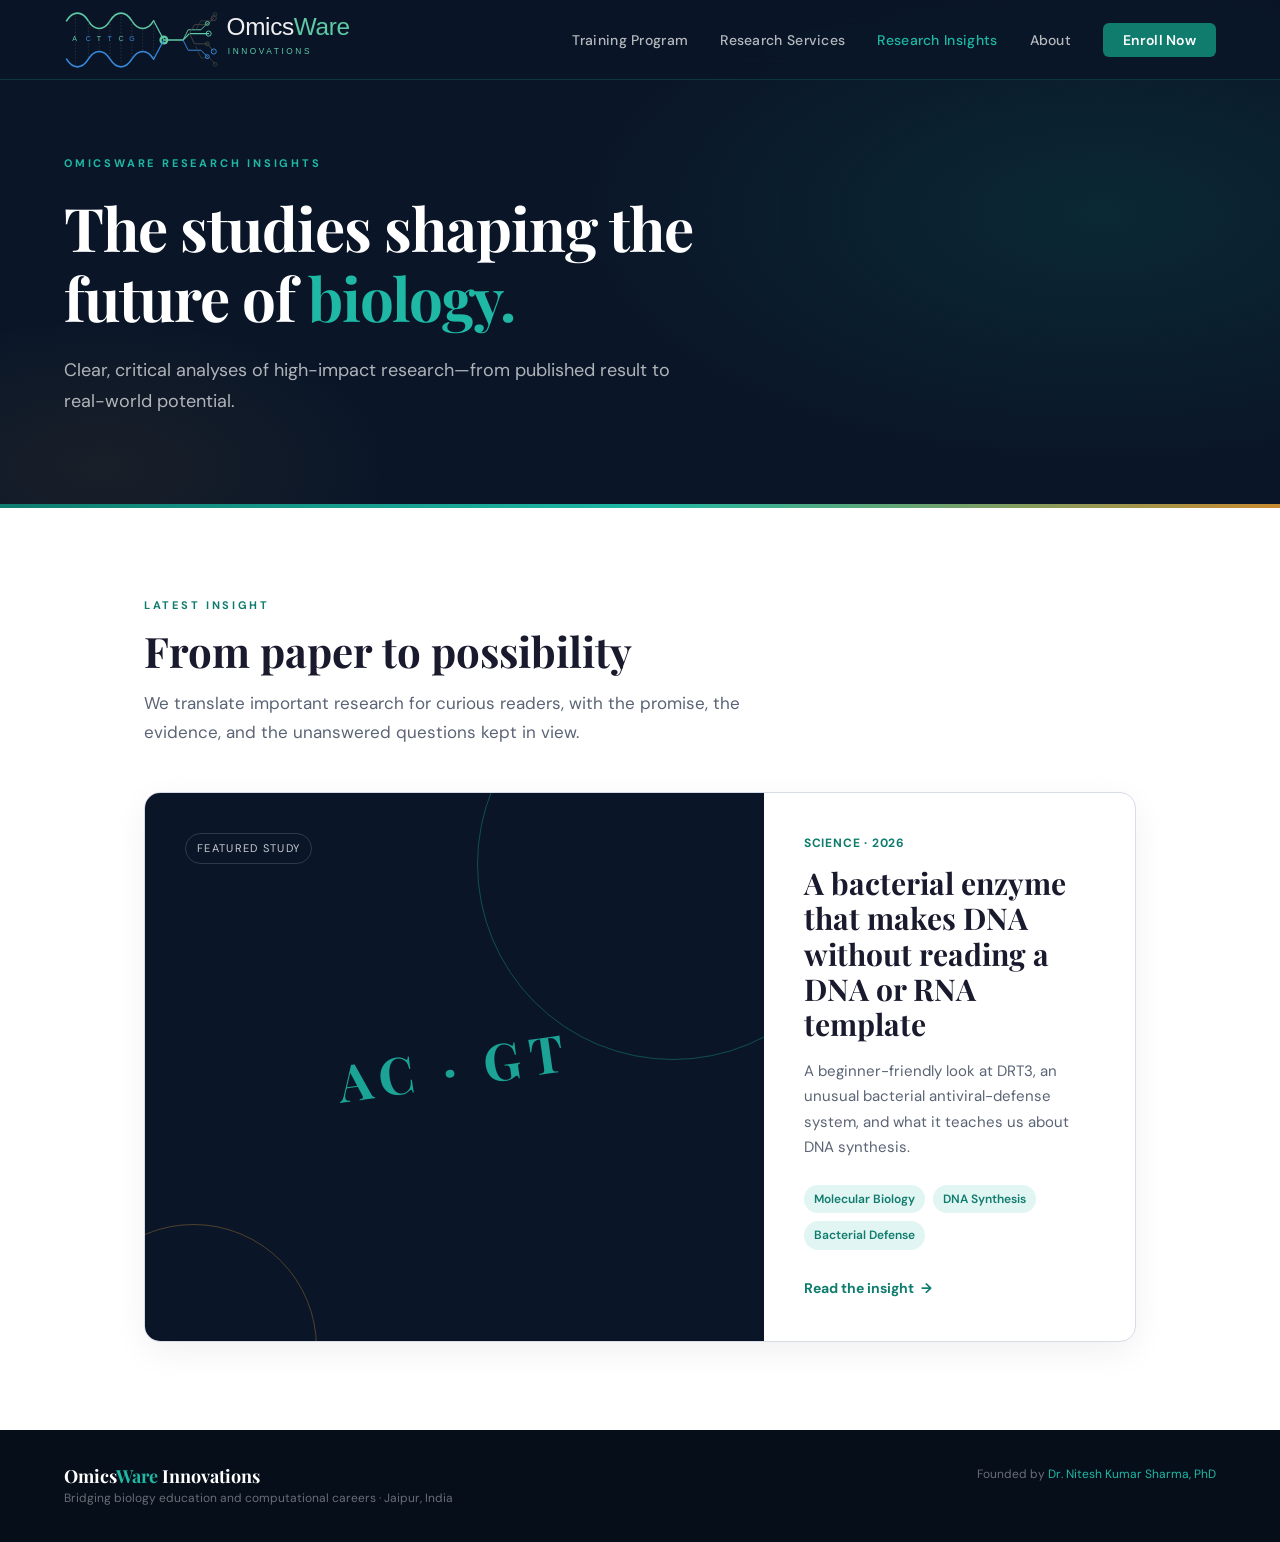
<file: insights.html>
<!DOCTYPE html>
<html lang="en">
<head>
  <meta charset="UTF-8">
  <meta name="viewport" content="width=device-width, initial-scale=1.0">
  <meta name="description" content="Clear, critical analyses of high-impact research—from published result to real-world potential.">
  <title>Research Insights — OmicsWare Innovations</title>
  <link rel="icon" type="image/svg+xml" href="omicsware_logo_dna_circuit_2.svg">
  <link rel="preconnect" href="https://fonts.googleapis.com">
  <link rel="preconnect" href="https://fonts.gstatic.com" crossorigin>
  <link href="https://fonts.googleapis.com/css2?family=DM+Sans:ital,wght@0,400;0,500;0,600;0,700;1,400&family=Playfair+Display:wght@700;900&display=swap" rel="stylesheet">
  <link rel="stylesheet" href="research-insights.css">
</head>
<body>
<nav>
  <a href="index.html" class="nav-logo" aria-label="OmicsWare Innovations home"><img src="omicsware_logo_dna_circuit_2.svg" alt="OmicsWare Innovations"></a>
  <button class="hamburger" id="hamburger" aria-label="Toggle menu" aria-expanded="false"><span></span><span></span><span></span></button>
  <ul class="nav-links" id="nav-links">
    <li><a href="index.html#program">Training Program</a></li><li><a href="services.html">Research Services</a></li><li><a href="insights.html" class="active">Research Insights</a></li><li><a href="index.html#about">About</a></li><li><a href="index.html#contact" class="nav-cta">Enroll Now</a></li>
  </ul>
</nav>
<header class="hero"><div class="hero-inner"><div class="eyebrow">OmicsWare Research Insights</div><h1>The studies shaping the future of <em>biology.</em></h1><p>Clear, critical analyses of high-impact research—from published result to real-world potential.</p></div><div class="stripe"></div></header>
<main class="content">
  <div class="intro"><div class="section-label">Latest insight</div><h2 class="section-title">From paper to possibility</h2><p class="section-sub">We translate important research for curious readers, with the promise, the evidence, and the unanswered questions kept in view.</p></div>
  <article class="article-card">
    <div class="article-art" aria-hidden="true"><span>Featured study</span><div class="dna">AC · GT</div></div>
    <div class="article-body"><div class="article-meta">Science · 2026</div><h2>A bacterial enzyme that makes DNA without reading a DNA or RNA template</h2><p>A beginner-friendly look at DRT3, an unusual bacterial antiviral-defense system, and what it teaches us about DNA synthesis.</p><div class="tags"><span class="tag">Molecular Biology</span><span class="tag">DNA Synthesis</span><span class="tag">Bacterial Defense</span></div><a class="read-more" href="protein-templated-dna.html">Read the insight <span aria-hidden="true">→</span></a></div>
  </article>
</main>
<footer><div><div class="footer-brand">Omics<span>Ware</span> Innovations</div><div>Bridging biology education and computational careers · Jaipur, India</div></div><div class="footer-right">Founded by <a href="mailto:info@omicsware.net">Dr. Nitesh Kumar Sharma, PhD</a></div></footer>
<script>const b=document.getElementById('hamburger'),n=document.getElementById('nav-links');b.addEventListener('click',()=>{const o=n.classList.toggle('open');b.setAttribute('aria-expanded',o)});</script>
</body></html>
</file>
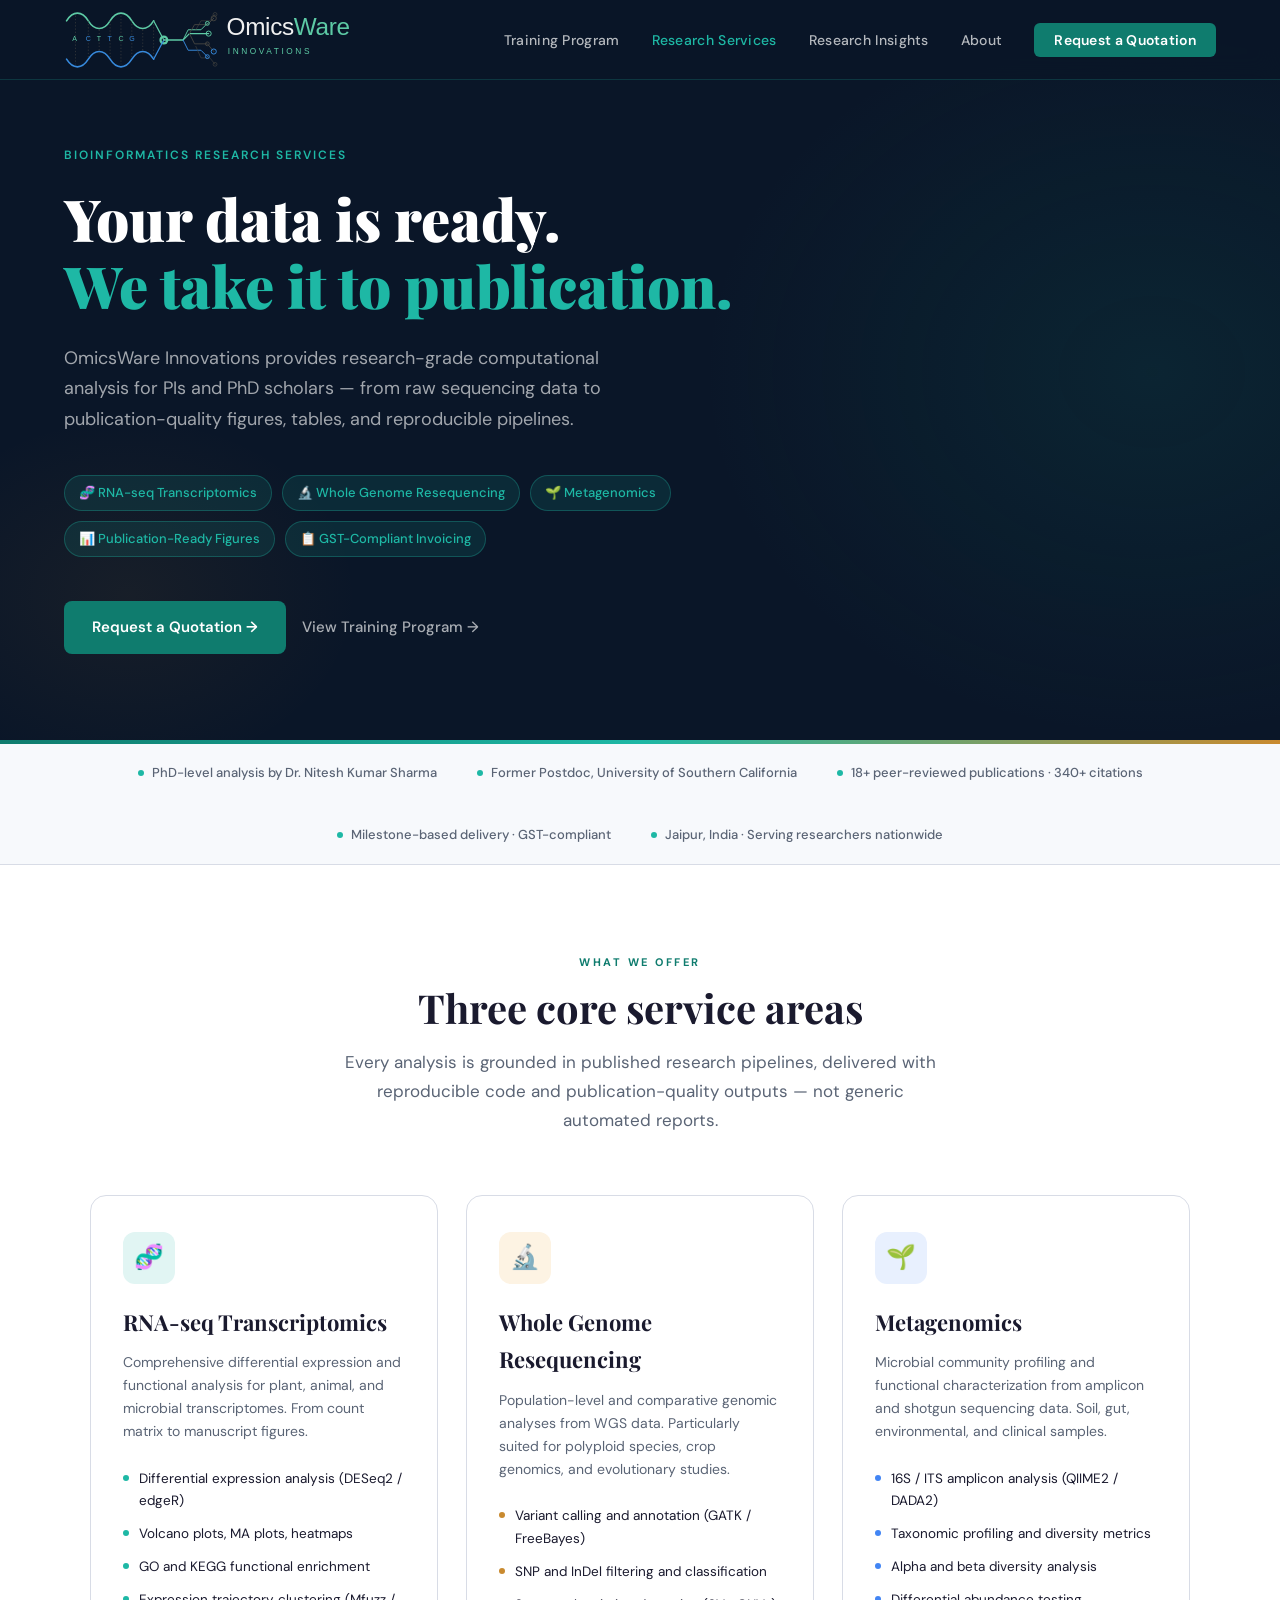
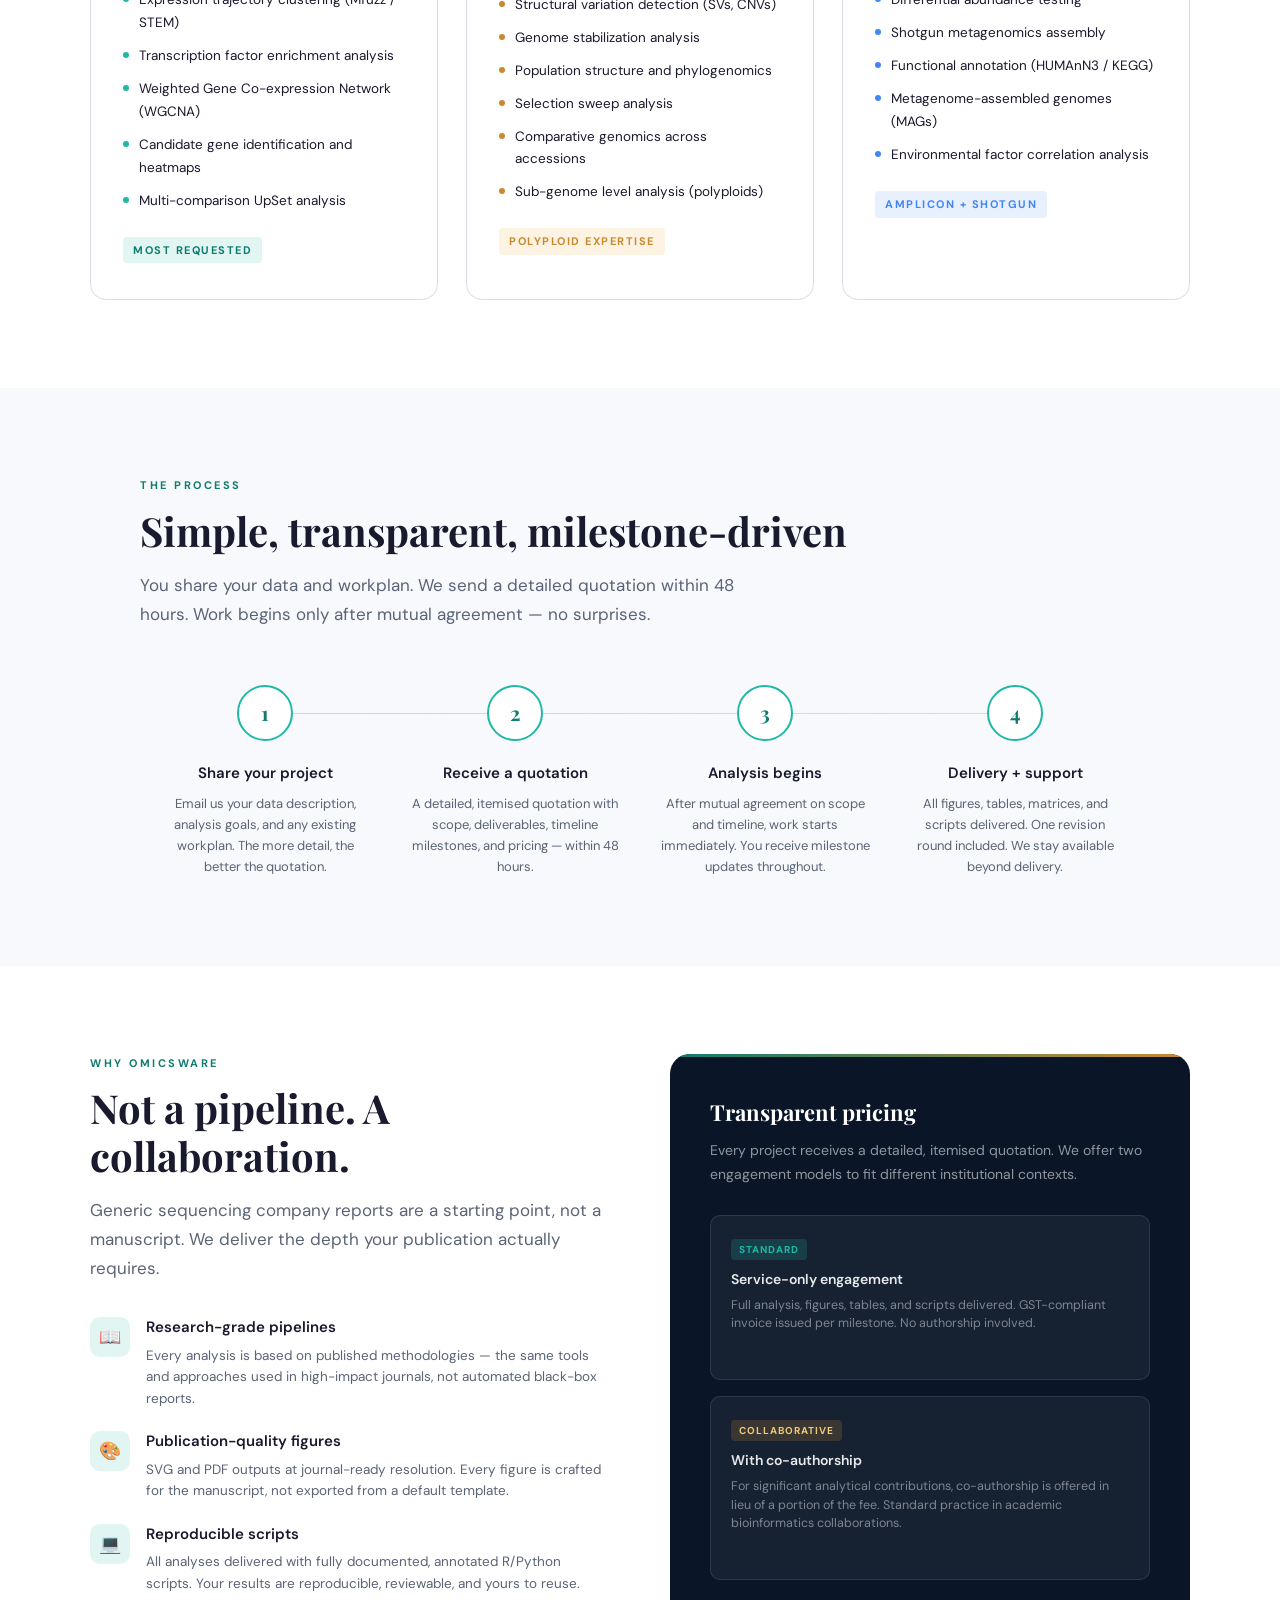
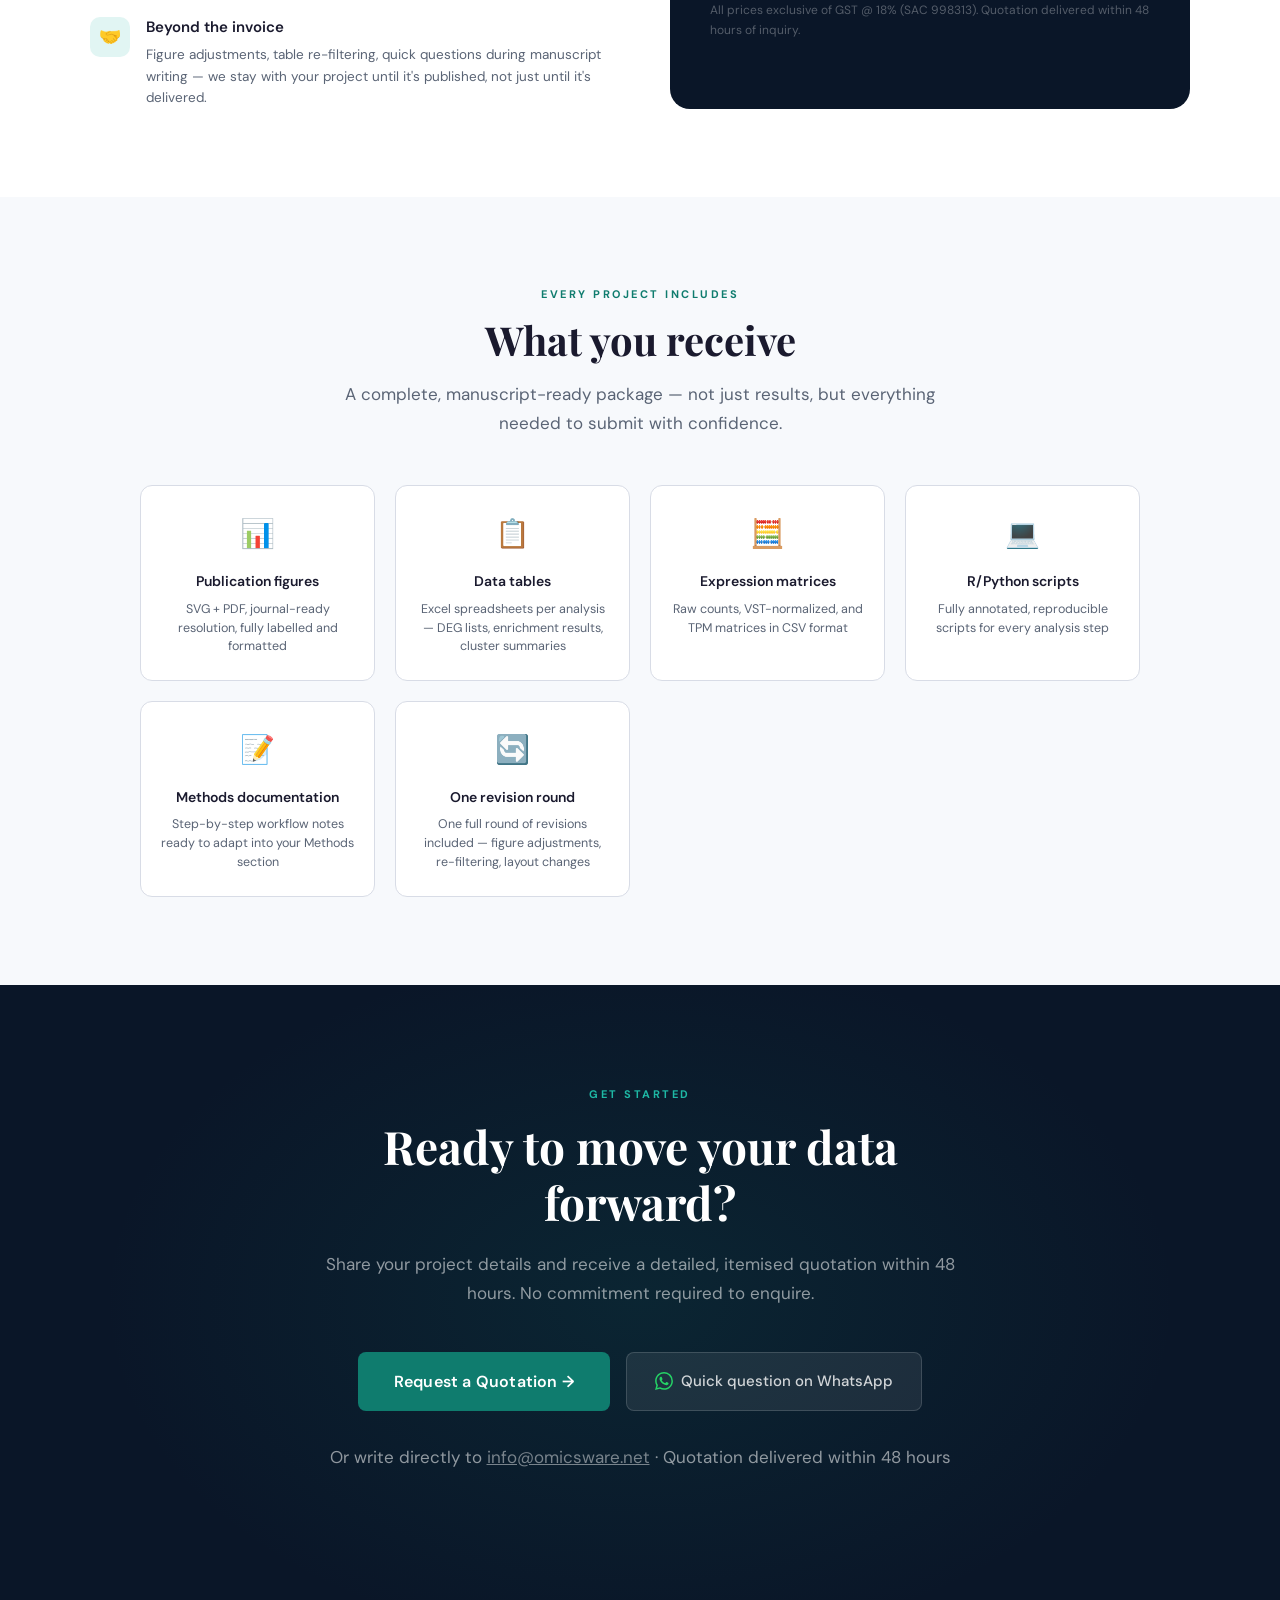
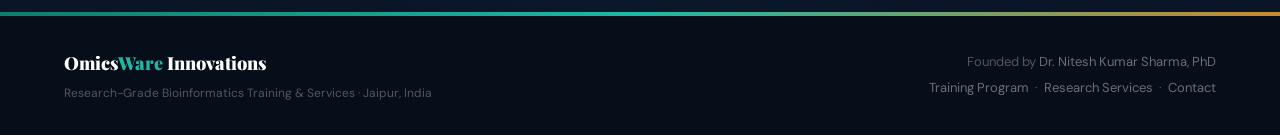
<file: services.html>
<!DOCTYPE html>
<html lang="en">
<head>
<meta charset="UTF-8">
<meta name="viewport" content="width=device-width, initial-scale=1.0">
<title>Research Services — OmicsWare Innovations</title>
<link rel="icon" type="image/svg+xml" href="omicsware_logo_dna_circuit_2.svg">
<link href="https://fonts.googleapis.com/css2?family=Playfair+Display:wght@400;700;900&family=DM+Sans:ital,wght@0,300;0,400;0,500;0,600;1,400&display=swap" rel="stylesheet">
<style>
  :root {
    --teal: #0f7c6e;
    --teal-light: #1eb8a5;
    --teal-pale: #e1f5f3;
    --deep: #0a1628;
    --gold: #c98a2f;
    --gold-light: #f0c97a;
    --cream: #fdf8f0;
    --ink: #1a1a2e;
    --muted: #5a6475;
    --border: #d8dce6;
    --white: #ffffff;
    --light-bg: #f7f9fc;
  }

  * { margin: 0; padding: 0; box-sizing: border-box; }
  html { scroll-behavior: smooth; }
  body { font-family: 'DM Sans', sans-serif; background: var(--white); color: var(--ink); line-height: 1.7; }

  /* ── NAV ── */
  nav {
    position: fixed; top: 0; left: 0; right: 0; z-index: 100;
    background: rgba(10,22,40,0.96); backdrop-filter: blur(12px);
    padding: 0 5%; display: flex; align-items: center;
    justify-content: space-between; height: 80px;
    border-bottom: 1px solid rgba(30,184,165,0.2);
  }
  .nav-logo img { height: 64px; width: auto; display: block; transition: opacity 0.2s; }
  .nav-logo:hover img { opacity: 0.8; }
  .nav-links { display: flex; gap: 32px; list-style: none; }
  .nav-links a { color: rgba(255,255,255,0.7); text-decoration: none; font-size: 14px; font-weight: 500; letter-spacing: 0.3px; transition: color 0.2s; }
  .nav-links a:hover { color: var(--teal-light); }
  .nav-links a.active { color: var(--teal-light); }
  .nav-cta { background: var(--teal); color: var(--white) !important; padding: 8px 20px; border-radius: 6px; font-weight: 600 !important; }
  .nav-cta:hover { background: var(--teal-light) !important; }

  /* hamburger */
  .hamburger { display: none; flex-direction: column; justify-content: center; gap: 5px; cursor: pointer; padding: 6px; background: none; border: none; }
  .hamburger span { display: block; width: 24px; height: 2px; background: rgba(255,255,255,0.8); border-radius: 2px; transition: all 0.3s ease; }
  .hamburger.open span:nth-child(1) { transform: translateY(7px) rotate(45deg); }
  .hamburger.open span:nth-child(2) { opacity: 0; }
  .hamburger.open span:nth-child(3) { transform: translateY(-7px) rotate(-45deg); }
  @media (max-width: 768px) {
    .hamburger { display: flex; }
    .nav-links { display: none; position: fixed; top: 80px; left: 0; right: 0; background: rgba(10,22,40,0.98); flex-direction: column; padding: 24px 5%; gap: 0; border-bottom: 1px solid rgba(30,184,165,0.2); }
    .nav-links.open { display: flex; }
    .nav-links li { border-bottom: 1px solid rgba(255,255,255,0.07); }
    .nav-links a { padding: 14px 0; display: block; font-size: 16px; }
    .nav-cta { margin-top: 12px; text-align: center; border-radius: 6px !important; }
  }

  /* ── HERO ── */
  .hero {
    background: var(--deep); padding: 140px 5% 90px; position: relative; overflow: hidden;
  }
  .hero-bg {
    position: absolute; inset: 0;
    background:
      radial-gradient(ellipse 50% 70% at 90% 50%, rgba(15,124,110,0.14) 0%, transparent 70%),
      radial-gradient(ellipse 30% 40% at 10% 80%, rgba(201,138,47,0.07) 0%, transparent 60%);
  }
  .hero-inner { position: relative; max-width: 760px; }
  .hero-eyebrow { display: inline-block; font-size: 12px; font-weight: 600; letter-spacing: 2px; text-transform: uppercase; color: var(--teal-light); margin-bottom: 20px; }
  .hero h1 { font-family: 'Playfair Display', serif; font-size: clamp(36px, 5vw, 58px); font-weight: 900; color: var(--white); line-height: 1.15; margin-bottom: 24px; }
  .hero h1 em { color: var(--teal-light); font-style: normal; }
  .hero-sub { font-size: 18px; color: rgba(255,255,255,0.62); max-width: 580px; margin-bottom: 40px; line-height: 1.7; }
  .hero-pills { display: flex; flex-wrap: wrap; gap: 10px; margin-bottom: 44px; }
  .hero-pill { background: rgba(30,184,165,0.12); border: 1px solid rgba(30,184,165,0.3); color: var(--teal-light); padding: 6px 14px; border-radius: 20px; font-size: 13px; font-weight: 500; }
  .hero-actions { display: flex; gap: 16px; flex-wrap: wrap; }
  .btn-primary { display: inline-block; background: var(--teal); color: var(--white); text-decoration: none; padding: 14px 28px; border-radius: 8px; font-weight: 600; font-size: 15px; transition: all 0.2s; }
  .btn-primary:hover { background: var(--teal-light); transform: translateY(-1px); }
  .btn-ghost { display: inline-flex; align-items: center; gap: 8px; color: rgba(255,255,255,0.65); text-decoration: none; font-weight: 500; font-size: 15px; padding: 14px 0; transition: color 0.2s; }
  .btn-ghost:hover { color: var(--white); }
  .hero-stripe { position: absolute; bottom: 0; left: 0; right: 0; height: 4px; background: linear-gradient(90deg, var(--teal) 0%, var(--teal-light) 50%, var(--gold) 100%); }

  /* ── TRUST BAR ── */
  .trust-bar { background: var(--light-bg); border-bottom: 1px solid var(--border); padding: 18px 5%; display: flex; align-items: center; justify-content: center; gap: 40px; flex-wrap: wrap; }
  .trust-item { display: flex; align-items: center; gap: 8px; font-size: 13px; color: var(--muted); font-weight: 500; }
  .trust-item span.dot { width: 6px; height: 6px; border-radius: 50%; background: var(--teal-light); display: inline-block; }

  /* ── SECTION COMMONS ── */
  .section-label { font-size: 11px; font-weight: 700; letter-spacing: 2.5px; text-transform: uppercase; color: var(--teal); margin-bottom: 12px; }
  .section-title { font-family: 'Playfair Display', serif; font-size: clamp(28px, 3.5vw, 40px); font-weight: 700; color: var(--ink); line-height: 1.2; margin-bottom: 16px; }
  .section-sub { font-size: 17px; color: var(--muted); max-width: 600px; line-height: 1.7; }

  /* ── SERVICES ── */
  .services { padding: 88px 5%; background: var(--white); }
  .services-header { text-align: center; margin-bottom: 60px; }
  .services-header .section-sub { margin: 0 auto; }
  .services-grid { display: grid; grid-template-columns: repeat(auto-fit, minmax(300px, 1fr)); gap: 28px; max-width: 1100px; margin: 0 auto; }

  .service-card {
    background: var(--white); border: 1px solid var(--border); border-radius: 16px;
    padding: 36px 32px; transition: all 0.25s; position: relative; overflow: hidden;
  }
  .service-card::before {
    content: ''; position: absolute; top: 0; left: 0; right: 0; height: 4px;
    background: linear-gradient(90deg, var(--teal), var(--teal-light));
    opacity: 0; transition: opacity 0.25s;
  }
  .service-card:hover { border-color: var(--teal-light); box-shadow: 0 8px 32px rgba(15,124,110,0.10); transform: translateY(-3px); }
  .service-card:hover::before { opacity: 1; }
  .service-card.gold-card::before { background: linear-gradient(90deg, var(--gold), var(--gold-light)); }
  .service-card.gold-card:hover { border-color: var(--gold); box-shadow: 0 8px 32px rgba(201,138,47,0.10); }

  .service-icon { width: 52px; height: 52px; border-radius: 12px; display: flex; align-items: center; justify-content: center; font-size: 24px; margin-bottom: 20px; background: var(--teal-pale); }
  .service-icon.gold-icon { background: #fdf3e3; }
  .service-icon.blue-icon { background: #e8f0fe; }
  .service-card h3 { font-family: 'Playfair Display', serif; font-size: 22px; font-weight: 700; color: var(--ink); margin-bottom: 10px; }
  .service-card .service-desc { font-size: 14px; color: var(--muted); margin-bottom: 24px; line-height: 1.65; }
  .service-features { list-style: none; display: flex; flex-direction: column; gap: 10px; }
  .service-features li { display: flex; align-items: flex-start; gap: 10px; font-size: 13.5px; color: var(--ink); }
  .service-features li::before { content: ''; width: 6px; height: 6px; border-radius: 50%; background: var(--teal-light); margin-top: 7px; flex-shrink: 0; }
  .service-card.gold-card .service-features li::before { background: var(--gold); }
  .service-card.blue-card .service-features li::before { background: #4285f4; }
  .service-tag { display: inline-block; margin-top: 24px; font-size: 11px; font-weight: 700; letter-spacing: 1.5px; text-transform: uppercase; color: var(--teal); background: var(--teal-pale); padding: 4px 10px; border-radius: 4px; }
  .service-tag.gold-tag { color: var(--gold); background: #fdf3e3; }
  .service-tag.blue-tag { color: #4285f4; background: #e8f0fe; }

  /* ── HOW WE WORK ── */
  .process { padding: 88px 5%; background: var(--light-bg); }
  .process-inner { max-width: 1000px; margin: 0 auto; }
  .process-header { margin-bottom: 56px; }
  .process-steps { display: grid; grid-template-columns: repeat(auto-fit, minmax(200px, 1fr)); gap: 0; position: relative; }
  .process-steps::before { content: ''; position: absolute; top: 28px; left: 12%; right: 12%; height: 1px; background: linear-gradient(90deg, var(--teal-light), var(--gold)); opacity: 0.3; z-index: 0; }
  .process-step { text-align: center; padding: 0 20px; position: relative; z-index: 1; }
  .step-num { width: 56px; height: 56px; border-radius: 50%; background: var(--white); border: 2px solid var(--teal-light); display: flex; align-items: center; justify-content: center; margin: 0 auto 20px; font-family: 'Playfair Display', serif; font-size: 20px; font-weight: 700; color: var(--teal); }
  .process-step h4 { font-weight: 600; font-size: 15px; color: var(--ink); margin-bottom: 8px; }
  .process-step p { font-size: 13px; color: var(--muted); line-height: 1.6; }

  /* ── WHY OMICSWARE ── */
  .why { padding: 88px 5%; background: var(--white); }
  .why-inner { max-width: 1100px; margin: 0 auto; display: grid; grid-template-columns: 1fr 1fr; gap: 60px; align-items: center; }
  .why-left .section-sub { margin-bottom: 32px; }
  .why-points { display: flex; flex-direction: column; gap: 20px; }
  .why-point { display: flex; align-items: flex-start; gap: 16px; }
  .why-point-icon { width: 40px; height: 40px; border-radius: 10px; background: var(--teal-pale); display: flex; align-items: center; justify-content: center; font-size: 18px; flex-shrink: 0; margin-top: 2px; }
  .why-point-text h4 { font-weight: 600; font-size: 15px; color: var(--ink); margin-bottom: 4px; }
  .why-point-text p { font-size: 13.5px; color: var(--muted); line-height: 1.6; }
  .why-right { background: var(--deep); border-radius: 20px; padding: 40px; position: relative; overflow: hidden; }
  .why-right::before { content: ''; position: absolute; top: 0; left: 0; right: 0; height: 3px; background: linear-gradient(90deg, var(--teal), var(--gold)); }
  .why-right h3 { font-family: 'Playfair Display', serif; font-size: 22px; color: var(--white); margin-bottom: 8px; }
  .why-right p { font-size: 14px; color: rgba(255,255,255,0.55); margin-bottom: 28px; line-height: 1.7; }
  .pricing-options { display: flex; flex-direction: column; gap: 16px; }
  .pricing-opt { background: rgba(255,255,255,0.05); border: 1px solid rgba(255,255,255,0.1); border-radius: 10px; padding: 18px 20px; }
  .pricing-opt h4 { font-size: 14px; font-weight: 600; color: rgba(255,255,255,0.9); margin-bottom: 4px; }
  .pricing-opt p { font-size: 12.5px; color: rgba(255,255,255,0.45); line-height: 1.5; }
  .pricing-opt .opt-badge { display: inline-block; font-size: 10px; font-weight: 700; letter-spacing: 1px; text-transform: uppercase; padding: 2px 8px; border-radius: 4px; margin-bottom: 8px; }
  .badge-teal { background: rgba(30,184,165,0.2); color: var(--teal-light); }
  .badge-gold { background: rgba(201,138,47,0.2); color: var(--gold-light); }

  @media (max-width: 768px) { .why-inner { grid-template-columns: 1fr; } }

  /* ── DELIVERABLES ── */
  .deliverables { padding: 88px 5%; background: var(--light-bg); }
  .deliverables-inner { max-width: 1000px; margin: 0 auto; }
  .deliverables-header { text-align: center; margin-bottom: 48px; }
  .deliverables-header .section-sub { margin: 0 auto; }
  .del-grid { display: grid; grid-template-columns: repeat(auto-fit, minmax(200px, 1fr)); gap: 20px; }
  .del-item { background: var(--white); border: 1px solid var(--border); border-radius: 12px; padding: 24px 20px; text-align: center; }
  .del-item .del-icon { font-size: 28px; margin-bottom: 12px; }
  .del-item h4 { font-size: 14px; font-weight: 600; color: var(--ink); margin-bottom: 6px; }
  .del-item p { font-size: 12.5px; color: var(--muted); line-height: 1.5; }

  /* ── CTA ── */
  .cta-section { padding: 100px 5%; background: var(--deep); position: relative; overflow: hidden; text-align: center; }
  .cta-section::before { content: ''; position: absolute; inset: 0; background: radial-gradient(ellipse 60% 80% at 50% 50%, rgba(15,124,110,0.15) 0%, transparent 70%); }
  .cta-inner { position: relative; max-width: 640px; margin: 0 auto; }
  .cta-section .section-label { color: var(--teal-light); margin-bottom: 16px; }
  .cta-section h2 { font-family: 'Playfair Display', serif; font-size: clamp(30px, 4vw, 46px); font-weight: 700; color: var(--white); margin-bottom: 20px; line-height: 1.2; }
  .cta-section p { font-size: 17px; color: rgba(255,255,255,0.55); margin-bottom: 44px; line-height: 1.7; }
  .cta-buttons { display: flex; justify-content: center; gap: 16px; flex-wrap: wrap; margin-bottom: 32px; }
  .btn-cta-primary { display: inline-block; background: var(--teal); color: var(--white); text-decoration: none; padding: 16px 36px; border-radius: 8px; font-weight: 600; font-size: 16px; transition: all 0.2s; letter-spacing: 0.2px; }
  .btn-cta-primary:hover { background: var(--teal-light); transform: translateY(-2px); box-shadow: 0 8px 24px rgba(15,124,110,0.35); }
  .btn-cta-whatsapp { display: inline-flex; align-items: center; gap: 8px; background: rgba(255,255,255,0.08); border: 1px solid rgba(255,255,255,0.15); color: rgba(255,255,255,0.8); text-decoration: none; padding: 16px 28px; border-radius: 8px; font-weight: 500; font-size: 15px; transition: all 0.2s; }
  .btn-cta-whatsapp:hover { background: rgba(255,255,255,0.14); color: var(--white); }
  .cta-note { font-size: 13px; color: rgba(255,255,255,0.3); }
  .cta-note a { color: rgba(255,255,255,0.45); }
  .cta-stripe { position: absolute; bottom: 0; left: 0; right: 0; height: 4px; background: linear-gradient(90deg, var(--teal), var(--teal-light), var(--gold)); }

  /* ── FOOTER ── */
  footer { background: #060e1a; padding: 32px 5%; display: flex; justify-content: space-between; align-items: center; flex-wrap: wrap; gap: 16px; }
  .footer-brand { font-family: 'Playfair Display', serif; font-size: 18px; font-weight: 900; color: var(--white); }
  .footer-brand span { color: var(--teal-light); }
  .footer-tagline { font-size: 12px; color: rgba(255,255,255,0.3); margin-top: 4px; }
  .footer-right { font-size: 13px; color: rgba(255,255,255,0.3); text-align: right; }
  .footer-right a { color: rgba(255,255,255,0.4); text-decoration: none; }
  .footer-right a:hover { color: var(--teal-light); }
  @media (max-width: 600px) { footer { flex-direction: column; text-align: center; } .footer-right { text-align: center; } }
</style>
</head>
<body>

<!-- ── NAV ── -->
<nav>
  <a href="index.html" class="nav-logo">
    <img src="omicsware_logo_dna_circuit_2.svg" alt="OmicsWare Innovations">
  </a>
  <button class="hamburger" id="hamburger" aria-label="Toggle menu">
    <span></span><span></span><span></span>
  </button>
  <ul class="nav-links" id="nav-links">
    <li><a href="index.html#program">Training Program</a></li>
    <li><a href="services.html" class="active">Research Services</a></li>
    <li><a href="insights.html">Research Insights</a></li>
    <li><a href="index.html#about">About</a></li>
    <li><a href="mailto:info@omicsware.net?subject=Research%20Services%20Inquiry" class="nav-cta">Request a Quotation</a></li>
  </ul>
</nav>

<!-- ── HERO ── -->
<section class="hero">
  <div class="hero-bg"></div>
  <div class="hero-inner">
    <div class="hero-eyebrow">Bioinformatics Research Services</div>
    <h1>Your data is ready.<br><em>We take it to publication.</em></h1>
    <p class="hero-sub">OmicsWare Innovations provides research-grade computational analysis for PIs and PhD scholars — from raw sequencing data to publication-quality figures, tables, and reproducible pipelines.</p>
    <div class="hero-pills">
      <span class="hero-pill">🧬 RNA-seq Transcriptomics</span>
      <span class="hero-pill">🔬 Whole Genome Resequencing</span>
      <span class="hero-pill">🌱 Metagenomics</span>
      <span class="hero-pill">📊 Publication-Ready Figures</span>
      <span class="hero-pill">📋 GST-Compliant Invoicing</span>
    </div>
    <div class="hero-actions">
      <a href="mailto:info@omicsware.net?subject=Research%20Services%20Inquiry&body=Dear%20Dr.%20Sharma%2C%0A%0AI%20would%20like%20to%20request%20a%20quotation%20for%20bioinformatics%20analysis.%0A%0AProject%20description%3A%0AData%20type%3A%0AApproximate%20number%20of%20samples%3A%0ATarget%20journal%2Fdeadline%3A%0A%0AThank%20you" class="btn-primary">Request a Quotation →</a>
      <a href="index.html" class="btn-ghost">View Training Program →</a>
    </div>
  </div>
  <div class="hero-stripe"></div>
</section>

<!-- ── TRUST BAR ── -->
<div class="trust-bar">
  <div class="trust-item"><span class="dot"></span> PhD-level analysis by Dr. Nitesh Kumar Sharma</div>
  <div class="trust-item"><span class="dot"></span> Former Postdoc, University of Southern California</div>
  <div class="trust-item"><span class="dot"></span> 18+ peer-reviewed publications · 340+ citations</div>
  <div class="trust-item"><span class="dot"></span> Milestone-based delivery · GST-compliant</div>
  <div class="trust-item"><span class="dot"></span> Jaipur, India · Serving researchers nationwide</div>
</div>

<!-- ── SERVICES ── -->
<section class="services">
  <div class="services-header">
    <div class="section-label">What we offer</div>
    <h2 class="section-title">Three core service areas</h2>
    <p class="section-sub">Every analysis is grounded in published research pipelines, delivered with reproducible code and publication-quality outputs — not generic automated reports.</p>
  </div>
  <div class="services-grid">

    <!-- RNA-seq -->
    <div class="service-card">
      <div class="service-icon">🧬</div>
      <h3>RNA-seq Transcriptomics</h3>
      <p class="service-desc">Comprehensive differential expression and functional analysis for plant, animal, and microbial transcriptomes. From count matrix to manuscript figures.</p>
      <ul class="service-features">
        <li>Differential expression analysis (DESeq2 / edgeR)</li>
        <li>Volcano plots, MA plots, heatmaps</li>
        <li>GO and KEGG functional enrichment</li>
        <li>Expression trajectory clustering (Mfuzz / STEM)</li>
        <li>Transcription factor enrichment analysis</li>
        <li>Weighted Gene Co-expression Network (WGCNA)</li>
        <li>Candidate gene identification and heatmaps</li>
        <li>Multi-comparison UpSet analysis</li>
      </ul>
      <span class="service-tag">Most requested</span>
    </div>

    <!-- WGS -->
    <div class="service-card gold-card">
      <div class="service-icon gold-icon">🔬</div>
      <h3>Whole Genome Resequencing</h3>
      <p class="service-desc">Population-level and comparative genomic analyses from WGS data. Particularly suited for polyploid species, crop genomics, and evolutionary studies.</p>
      <ul class="service-features">
        <li>Variant calling and annotation (GATK / FreeBayes)</li>
        <li>SNP and InDel filtering and classification</li>
        <li>Structural variation detection (SVs, CNVs)</li>
        <li>Genome stabilization analysis</li>
        <li>Population structure and phylogenomics</li>
        <li>Selection sweep analysis</li>
        <li>Comparative genomics across accessions</li>
        <li>Sub-genome level analysis (polyploids)</li>
      </ul>
      <span class="service-tag gold-tag">Polyploid expertise</span>
    </div>

    <!-- Metagenomics -->
    <div class="service-card blue-card" style="border-color: var(--border);">
      <div class="service-icon blue-icon">🌱</div>
      <h3>Metagenomics</h3>
      <p class="service-desc">Microbial community profiling and functional characterization from amplicon and shotgun sequencing data. Soil, gut, environmental, and clinical samples.</p>
      <ul class="service-features">
        <li>16S / ITS amplicon analysis (QIIME2 / DADA2)</li>
        <li>Taxonomic profiling and diversity metrics</li>
        <li>Alpha and beta diversity analysis</li>
        <li>Differential abundance testing</li>
        <li>Shotgun metagenomics assembly</li>
        <li>Functional annotation (HUMAnN3 / KEGG)</li>
        <li>Metagenome-assembled genomes (MAGs)</li>
        <li>Environmental factor correlation analysis</li>
      </ul>
      <span class="service-tag blue-tag" style="color:#4285f4;background:#e8f0fe;">Amplicon + Shotgun</span>
    </div>

  </div>
</section>

<!-- ── HOW WE WORK ── -->
<section class="process">
  <div class="process-inner">
    <div class="process-header">
      <div class="section-label">The process</div>
      <h2 class="section-title">Simple, transparent, milestone-driven</h2>
      <p class="section-sub">You share your data and workplan. We send a detailed quotation within 48 hours. Work begins only after mutual agreement — no surprises.</p>
    </div>
    <div class="process-steps">
      <div class="process-step">
        <div class="step-num">1</div>
        <h4>Share your project</h4>
        <p>Email us your data description, analysis goals, and any existing workplan. The more detail, the better the quotation.</p>
      </div>
      <div class="process-step">
        <div class="step-num">2</div>
        <h4>Receive a quotation</h4>
        <p>A detailed, itemised quotation with scope, deliverables, timeline milestones, and pricing — within 48 hours.</p>
      </div>
      <div class="process-step">
        <div class="step-num">3</div>
        <h4>Analysis begins</h4>
        <p>After mutual agreement on scope and timeline, work starts immediately. You receive milestone updates throughout.</p>
      </div>
      <div class="process-step">
        <div class="step-num">4</div>
        <h4>Delivery + support</h4>
        <p>All figures, tables, matrices, and scripts delivered. One revision round included. We stay available beyond delivery.</p>
      </div>
    </div>
  </div>
</section>

<!-- ── WHY OMICSWARE ── -->
<section class="why">
  <div class="why-inner">
    <div class="why-left">
      <div class="section-label">Why OmicsWare</div>
      <h2 class="section-title">Not a pipeline. A collaboration.</h2>
      <p class="section-sub">Generic sequencing company reports are a starting point, not a manuscript. We deliver the depth your publication actually requires.</p>
      <div class="why-points">
        <div class="why-point">
          <div class="why-point-icon">📖</div>
          <div class="why-point-text">
            <h4>Research-grade pipelines</h4>
            <p>Every analysis is based on published methodologies — the same tools and approaches used in high-impact journals, not automated black-box reports.</p>
          </div>
        </div>
        <div class="why-point">
          <div class="why-point-icon">🎨</div>
          <div class="why-point-text">
            <h4>Publication-quality figures</h4>
            <p>SVG and PDF outputs at journal-ready resolution. Every figure is crafted for the manuscript, not exported from a default template.</p>
          </div>
        </div>
        <div class="why-point">
          <div class="why-point-icon">💻</div>
          <div class="why-point-text">
            <h4>Reproducible scripts</h4>
            <p>All analyses delivered with fully documented, annotated R/Python scripts. Your results are reproducible, reviewable, and yours to reuse.</p>
          </div>
        </div>
        <div class="why-point">
          <div class="why-point-icon">🤝</div>
          <div class="why-point-text">
            <h4>Beyond the invoice</h4>
            <p>Figure adjustments, table re-filtering, quick questions during manuscript writing — we stay with your project until it's published, not just until it's delivered.</p>
          </div>
        </div>
      </div>
    </div>
    <div class="why-right">
      <h3>Transparent pricing</h3>
      <p>Every project receives a detailed, itemised quotation. We offer two engagement models to fit different institutional contexts.</p>
      <div class="pricing-options">
        <div class="pricing-opt">
          <div class="opt-badge badge-teal">Standard</div>
          <h4>Service-only engagement</h4>
          <p>Full analysis, figures, tables, and scripts delivered. GST-compliant invoice issued per milestone. No authorship involved.</p>
        </div>
        <div class="pricing-opt">
          <div class="opt-badge badge-gold">Collaborative</div>
          <h4>With co-authorship</h4>
          <p>For significant analytical contributions, co-authorship is offered in lieu of a portion of the fee. Standard practice in academic bioinformatics collaborations.</p>
        </div>
      </div>
      <p style="margin-top:20px;font-size:12px;color:rgba(255,255,255,0.3);">All prices exclusive of GST @ 18% (SAC 998313). Quotation delivered within 48 hours of inquiry.</p>
    </div>
  </div>
</section>

<!-- ── DELIVERABLES ── -->
<section class="deliverables">
  <div class="deliverables-inner">
    <div class="deliverables-header">
      <div class="section-label">Every project includes</div>
      <h2 class="section-title">What you receive</h2>
      <p class="section-sub">A complete, manuscript-ready package — not just results, but everything needed to submit with confidence.</p>
    </div>
    <div class="del-grid">
      <div class="del-item">
        <div class="del-icon">📊</div>
        <h4>Publication figures</h4>
        <p>SVG + PDF, journal-ready resolution, fully labelled and formatted</p>
      </div>
      <div class="del-item">
        <div class="del-icon">📋</div>
        <h4>Data tables</h4>
        <p>Excel spreadsheets per analysis — DEG lists, enrichment results, cluster summaries</p>
      </div>
      <div class="del-item">
        <div class="del-icon">🧮</div>
        <h4>Expression matrices</h4>
        <p>Raw counts, VST-normalized, and TPM matrices in CSV format</p>
      </div>
      <div class="del-item">
        <div class="del-icon">💻</div>
        <h4>R/Python scripts</h4>
        <p>Fully annotated, reproducible scripts for every analysis step</p>
      </div>
      <div class="del-item">
        <div class="del-icon">📝</div>
        <h4>Methods documentation</h4>
        <p>Step-by-step workflow notes ready to adapt into your Methods section</p>
      </div>
      <div class="del-item">
        <div class="del-icon">🔄</div>
        <h4>One revision round</h4>
        <p>One full round of revisions included — figure adjustments, re-filtering, layout changes</p>
      </div>
    </div>
  </div>
</section>

<!-- ── CTA ── -->
<section class="cta-section">
  <div class="cta-inner">
    <div class="section-label">Get started</div>
    <h2>Ready to move your data forward?</h2>
    <p>Share your project details and receive a detailed, itemised quotation within 48 hours. No commitment required to enquire.</p>
    <div class="cta-buttons">
      <a href="mailto:info@omicsware.net?subject=Research%20Services%20Inquiry&body=Dear%20Dr.%20Sharma%2C%0A%0AI%20would%20like%20to%20request%20a%20quotation%20for%20bioinformatics%20analysis.%0A%0AProject%20description%3A%0AData%20type%3A%0AApproximate%20number%20of%20samples%3A%0ATarget%20journal%2Fdeadline%3A%0A%0AThank%20you" class="btn-cta-primary">Request a Quotation →</a>
      <a href="https://wa.me/917018053828?text=Hi%20Dr.%20Sharma%2C%20I%20would%20like%20to%20discuss%20a%20bioinformatics%20analysis%20project." class="btn-cta-whatsapp">
        <svg width="18" height="18" viewBox="0 0 24 24" fill="#25D366"><path d="M17.472 14.382c-.297-.149-1.758-.867-2.03-.967-.273-.099-.471-.148-.67.15-.197.297-.767.966-.94 1.164-.173.199-.347.223-.644.075-.297-.15-1.255-.463-2.39-1.475-.883-.788-1.48-1.761-1.653-2.059-.173-.297-.018-.458.13-.606.134-.133.298-.347.446-.52.149-.174.198-.298.298-.497.099-.198.05-.371-.025-.52-.075-.149-.669-1.612-.916-2.207-.242-.579-.487-.5-.669-.51-.173-.008-.371-.01-.57-.01-.198 0-.52.074-.792.372-.272.297-1.04 1.016-1.04 2.479 0 1.462 1.065 2.875 1.213 3.074.149.198 2.096 3.2 5.077 4.487.709.306 1.262.489 1.694.625.712.227 1.36.195 1.871.118.571-.085 1.758-.719 2.006-1.413.248-.694.248-1.289.173-1.413-.074-.124-.272-.198-.57-.347m-5.421 7.403h-.004a9.87 9.87 0 01-5.031-1.378l-.361-.214-3.741.982.998-3.648-.235-.374a9.86 9.86 0 01-1.51-5.26c.001-5.45 4.436-9.884 9.888-9.884 2.64 0 5.122 1.03 6.988 2.898a9.825 9.825 0 012.893 6.994c-.003 5.45-4.437 9.884-9.885 9.884m8.413-18.297A11.815 11.815 0 0012.05 0C5.495 0 .16 5.335.157 11.892c0 2.096.547 4.142 1.588 5.945L.057 24l6.305-1.654a11.882 11.882 0 005.683 1.448h.005c6.554 0 11.89-5.335 11.893-11.893a11.821 11.821 0 00-3.48-8.413z"/></svg>
        Quick question on WhatsApp
      </a>
    </div>
    <p class="cta-note">Or write directly to <a href="mailto:info@omicsware.net">info@omicsware.net</a> · Quotation delivered within 48 hours</p>
  </div>
  <div class="cta-stripe"></div>
</section>

<!-- ── FOOTER ── -->
<footer>
  <div>
    <div class="footer-brand">Omics<span>Ware</span> Innovations</div>
    <div class="footer-tagline">Research-Grade Bioinformatics Training & Services · Jaipur, India</div>
  </div>
  <div class="footer-right">
    <p>Founded by <a href="mailto:info@omicsware.net">Dr. Nitesh Kumar Sharma, PhD</a></p>
    <p style="margin-top:4px;"><a href="index.html">Training Program</a> &nbsp;·&nbsp; <a href="services.html">Research Services</a> &nbsp;·&nbsp; <a href="mailto:info@omicsware.net">Contact</a></p>
  </div>
</footer>

<script>
const hamburger = document.getElementById('hamburger');
const navLinks = document.getElementById('nav-links');
hamburger.addEventListener('click', () => {
  hamburger.classList.toggle('open');
  navLinks.classList.toggle('open');
});
navLinks.querySelectorAll('a').forEach(link => {
  link.addEventListener('click', () => {
    hamburger.classList.remove('open');
    navLinks.classList.remove('open');
  });
});
</script>

</body>
</html>
</file>
<file: research-insights.css>
:root { --teal:#0f7c6e; --teal-light:#1eb8a5; --teal-pale:#e1f5f3; --deep:#0a1628; --gold:#c98a2f; --cream:#fdf8f0; --ink:#1a1a2e; --muted:#5a6475; --border:#d8dce6; --white:#fff; --light:#f7f9fc; }
* { box-sizing:border-box; margin:0; padding:0; }
html { scroll-behavior:smooth; }
body { font-family:'DM Sans',sans-serif; color:var(--ink); background:var(--white); line-height:1.7; }
nav { position:fixed; inset:0 0 auto; height:80px; z-index:10; display:flex; justify-content:space-between; align-items:center; padding:0 5%; background:rgba(10,22,40,.96); backdrop-filter:blur(12px); border-bottom:1px solid rgba(30,184,165,.2); }
.nav-logo img { height:64px; display:block; }
.nav-links { display:flex; list-style:none; align-items:center; gap:32px; }
.nav-links a { color:rgba(255,255,255,.7); text-decoration:none; font-size:14px; font-weight:500; letter-spacing:.3px; }
.nav-links a:hover,.nav-links a.active { color:var(--teal-light); }
.nav-cta { background:var(--teal); color:var(--white)!important; padding:8px 20px; border-radius:6px; font-weight:600!important; }
.hamburger { display:none; flex-direction:column; gap:5px; padding:6px; border:0; background:transparent; cursor:pointer; }
.hamburger span { width:24px; height:2px; background:rgba(255,255,255,.8); border-radius:2px; }
.hero { position:relative; overflow:hidden; background:var(--deep); padding:148px 5% 92px; }
.hero::before { content:''; position:absolute; inset:0; background:radial-gradient(ellipse 58% 70% at 86% 42%,rgba(15,124,110,.18),transparent 70%),radial-gradient(ellipse 32% 42% at 8% 92%,rgba(201,138,47,.08),transparent 70%); }
.hero-inner { position:relative; max-width:800px; }
.eyebrow { display:inline-block; margin-bottom:19px; color:var(--teal-light); font-size:11px; font-weight:700; letter-spacing:2.8px; text-transform:uppercase; }
h1,h2,h3 { font-family:'Playfair Display',serif; line-height:1.18; }
.hero h1 { color:var(--white); font-size:clamp(38px,5vw,60px); letter-spacing:-1px; }
.hero h1 em { color:var(--teal-light); font-style:normal; }
.hero p { max-width:640px; margin-top:22px; color:rgba(255,255,255,.68); font-size:18px; }
.stripe { position:absolute; bottom:0; left:0; right:0; height:4px; background:linear-gradient(90deg,var(--teal),var(--teal-light),var(--gold)); }
.content { max-width:1120px; padding:88px 5%; margin:auto; }
.intro { max-width:650px; margin-bottom:46px; }
.section-label { margin-bottom:12px; color:var(--teal); font-size:11px; font-weight:700; letter-spacing:2.7px; text-transform:uppercase; }
.section-title { margin-bottom:12px; font-size:clamp(28px,3.5vw,42px); }
.section-sub { color:var(--muted); font-size:17px; }
.article-card { display:grid; grid-template-columns:minmax(0,1.25fr) minmax(300px,.75fr); overflow:hidden; border:1px solid var(--border); border-radius:16px; background:var(--white); box-shadow:0 10px 34px rgba(10,22,40,.06); }
.article-art { min-height:335px; position:relative; padding:40px; overflow:hidden; background:var(--deep); }
.article-art::before,.article-art::after { content:''; position:absolute; border:1px solid rgba(30,184,165,.34); border-radius:50%; }
.article-art::before { width:390px; height:390px; top:-125px; right:-105px; }
.article-art::after { width:245px; height:245px; bottom:-130px; left:-75px; border-color:rgba(201,138,47,.36); }
.dna { position:absolute; inset:0; display:flex; align-items:center; justify-content:center; color:var(--teal-light); font:700 clamp(30px,4vw,54px)/1.15 'Playfair Display',serif; letter-spacing:8px; transform:rotate(-8deg); opacity:.88; }
.article-art span { position:relative; z-index:1; display:inline-block; border:1px solid rgba(255,255,255,.15); border-radius:20px; padding:5px 11px; color:rgba(255,255,255,.78); font-size:11px; letter-spacing:1.3px; text-transform:uppercase; }
.article-body { padding:40px; }
.article-meta { color:var(--teal); font-size:12px; font-weight:700; letter-spacing:.8px; text-transform:uppercase; }
.article-body h2 { margin:12px 0 16px; font-size:30px; }
.article-body p { color:var(--muted); font-size:15px; }
.tags { display:flex; flex-wrap:wrap; gap:8px; margin:24px 0; }
.tag { padding:4px 10px; border-radius:20px; background:var(--teal-pale); color:var(--teal); font-size:12px; font-weight:600; }
.read-more { display:inline-flex; align-items:center; gap:7px; color:var(--teal); font-size:14px; font-weight:700; text-decoration:none; }
.read-more:hover { color:var(--deep); }
.article-hero { padding-bottom:74px; }
.article-hero h1 { max-width:900px; }
.article-hero .meta { display:flex; flex-wrap:wrap; gap:12px; margin-top:28px; color:rgba(255,255,255,.56); font-size:13px; }
.article { max-width:770px; margin:auto; padding:74px 5% 92px; font-size:17px; }
.article > p { margin-bottom:23px; }
.article h2 { margin:46px 0 14px; font-size:30px; color:var(--deep); }
.article h3 { margin:30px 0 10px; font-size:21px; }
.article ul { margin:0 0 23px 22px; }
.article li { margin:7px 0; }
.diagram { margin:28px 0; padding:23px 25px; border-left:4px solid var(--teal); border-radius:0 9px 9px 0; background:var(--light); overflow:auto; color:var(--deep); font:600 15px/1.7 ui-monospace,SFMono-Regular,Consolas,monospace; }
.key-insight { margin:38px 0; padding:28px 30px; border-radius:12px; background:var(--deep); color:rgba(255,255,255,.8); }
.key-insight strong { display:block; margin-bottom:8px; color:var(--teal-light); font-family:'Playfair Display',serif; font-size:21px; }
.source { margin-top:50px; padding:24px; border:1px solid var(--border); border-radius:10px; background:var(--cream); color:var(--muted); font-size:14px; }
.source a { color:var(--teal); font-weight:700; }
footer { display:flex; justify-content:space-between; gap:18px; flex-wrap:wrap; padding:34px 5%; color:rgba(255,255,255,.4); background:#060e1a; font-size:12px; }
.footer-brand { color:var(--white); font:700 18px 'Playfair Display',serif; }.footer-brand span{color:var(--teal-light)}.footer-right{text-align:right}.footer-right a{color:var(--teal-light);text-decoration:none}
@media (max-width:768px) { .hamburger{display:flex}.nav-links{display:none;position:fixed;top:80px;left:0;right:0;flex-direction:column;align-items:stretch;gap:0;padding:18px 5%;background:rgba(10,22,40,.98)}.nav-links.open{display:flex}.nav-links a{display:block;padding:12px 0;font-size:16px}.nav-cta{text-align:center;margin-top:8px}.hero{padding-top:132px}.article-card{grid-template-columns:1fr}.article-art{min-height:230px}.article-body{padding:30px}.article{font-size:16px;padding-top:54px}.article h2{font-size:27px}footer{justify-content:center;text-align:center}.footer-right{text-align:center} }
</file>
